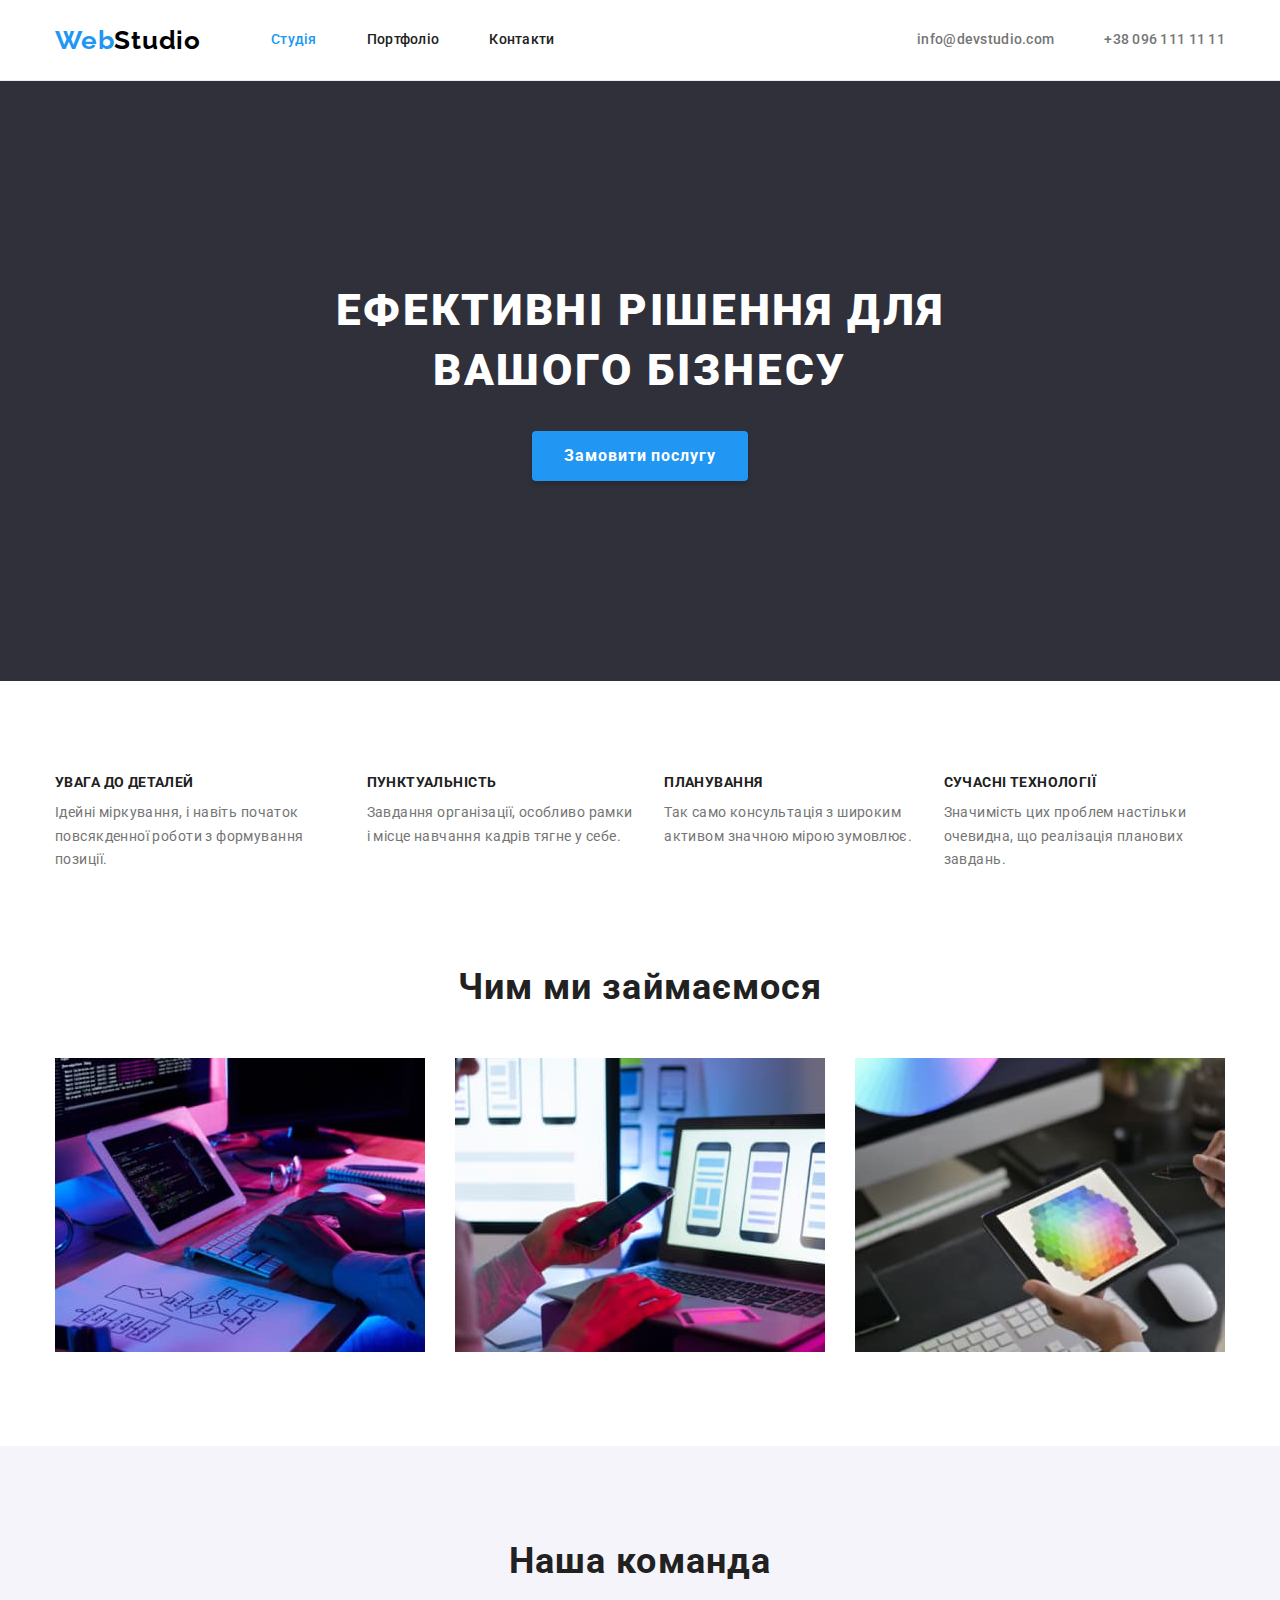
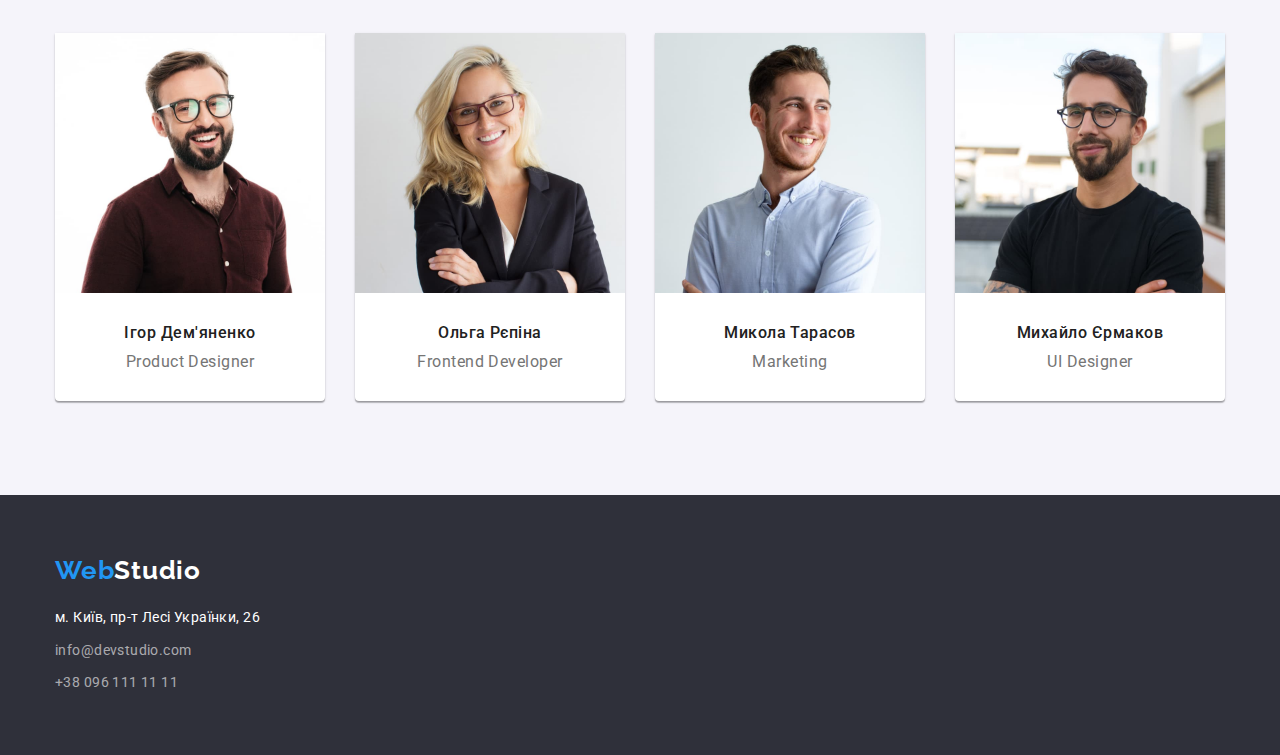
<file: index.html>
<!DOCTYPE html>
<html lang="uk">
<head>
    <meta charset="UTF-8">
    <meta http-equiv="X-UA-Compatible" content="IE=edge">
    <meta name="viewport" content="width=device-width, initial-scale=1.0">
    <title>WebStudio</title>
    <link rel="preconnect" href="https://fonts.googleapis.com">
    <link rel="preconnect" href="https://fonts.gstatic.com" crossorigin>
    <link href="https://fonts.googleapis.com/css2?family=Raleway:wght@700&family=Roboto:wght@400;500;700;900&display=swap" rel="stylesheet">
    <link rel="stylesheet" href="https://cdn.jsdelivr.net/npm/modern-normalize@1.1.0/modern-normalize.min.css">
    <link rel="stylesheet" href="./css/styles.css">
</head>
<body>
    <header class="page-header">
        <div class="container header-div">
            <nav class="header-navigation">
                <a href="./index.html" class="link header-logo"><span class="logo-web">Web</span><span class="header-logo-studio">Studio</span></a>
                <ul class="list menu">
                    <li><a href="./index.html" class="nav-studio nav-studio-blue link header-links">Студія</a></li>
                    <li><a href="./portfolio.html" class="nav-portfolio link header-links">Портфоліо</a></li>
                    <li><a href="#" class="nav-contacts link header-links">Контакти</a></li>
                </ul>
            </nav>
    
            <ul class="list header-contacts">
                <li><a href="mailto:info@devstudio.com" class="header-mail link header-links">info@devstudio.com</a></li>
                <li><a href="tel:+380961111111" class="header-tel link header-links">+38 096 111 11 11</a></li>
            </ul>
        </div>
    </header>

    <main>
        <section class="top-section">
            <div class=" top-div container">
                <h1 class="top-title">Ефективні рішення для вашого бізнесу</h1>
                <button type="button" class="top-button button">Замовити послугу</button>
            </div>
        </section>

        <section class="section-our-benefits">
            <div class="container">
                <h2 style="display:none;">Наші переваги</h2>

                <ul class="list our-benefits-list">
                    <li>
                        <h3 class="benefits-titles">УВАГА ДО ДЕТАЛЕЙ</h3>
                        <p class="benefits-paragraph">Ідейні міркування, і навіть початок повсякденної роботи з формування позиції.</p>
                    </li>
                    <li>
                        <h3 class="benefits-titles">ПУНКТУАЛЬНІСТЬ</h3>
                        <p class="benefits-paragraph">Завдання організації, особливо рамки і місце навчання кадрів тягне у себе.</p>
                    </li>
                    <li>
                        <h3 class="benefits-titles">ПЛАНУВАННЯ</h3>
                        <p class="benefits-paragraph">Так само консультація з широким активом значною мірою зумовлює.</p>
                    </li>
                    <li>
                        <h3 class="benefits-titles">СУЧАСНІ ТЕХНОЛОГІЇ</h3>
                        <p class="benefits-paragraph">Значимість цих проблем настільки очевидна, що реалізація планових завдань.</p>
                    </li>
                </ul>
            </div>
        </section>

        <section class="section-we-do">
            <div class="container">
            <h2 class="we-do-title">Чим ми займаємося</h2>

            <ul class="list we-do-img">
                <li><img src="./images/whatdowedo-1.jpg" alt="Coding" width="370" class="img"></li>
                <li><img src="./images/whatdowedo-2.jpg" alt="Mobile Design" width="370" class="img"></li>
                <li><img src="./images/whatdowedo-3.jpg" alt="Color Design" width="370" class="img"></li>
            </ul>
            </div>
        </section>

        <section class="section-our-team">
            <div class="container">
                <h2 class="our-team-title">Наша команда</h2>

                    <ul class="list our-team-list">
                    <li class="our-team-block">
                        <img src="./images/ourteam-1.jpg" alt="Ігор Дем'яненко" width="270" class="img">
                        <h3 class="our-team-names">Ігор Дем'яненко</h3>
                        <p class="our-team-paragraph">Product Designer</p>
                    </li>
                    <li class="our-team-block">
                        <img src="./images/ourteam-2.jpg" alt="Ольга Рєпіна" width="270" class="img">
                        <h3 class="our-team-names">Ольга Рєпіна</h3>
                        <p class="our-team-paragraph">Frontend Developer</p>
                    </li>
                    <li class="our-team-block">
                        <img src="./images/ourteam-3.jpg" alt="Микола Тарасов" width="270" class="img">
                        <h3 class="our-team-names">Микола Тарасов</h3>
                        <p class="our-team-paragraph">Marketing</p>
                    </li>
                    <li class="our-team-block">
                        <img src="./images/ourteam-4.jpg" alt="Михайло Єрмаков" width="270" class="img">
                        <h3 class="our-team-names">Михайло Єрмаков</h3>
                        <p class="our-team-paragraph">UI Designer</p>
                    </li>
                </ul>
            </div>
        </section>
    </main>

    <footer class="webstudio-footer">
        <div class="container footer-div">
            <a href="./index.html" class="link footer-logo"><span class="logo-web">Web</span><span class="footer-logo-studio">Studio</span></a>

            <address>
                <ul class="list footer-contacts">
                    <li><a href="https://goo.gl/maps/LkWWDxqze2N2HtQS6" class="footer-address link">м. Київ, пр-т Лесі Українки, 26</a></li>
                    <li><a href="mailto:info@devstudio.com" class="footer-mail link">info@devstudio.com</a></li>
                    <li><a href="tel:+380961111111" class="footer-tel link">+38 096 111 11 11</a></li>
                </ul>
            </address>
        </div>
    </footer>
</body>
</html>
</file>
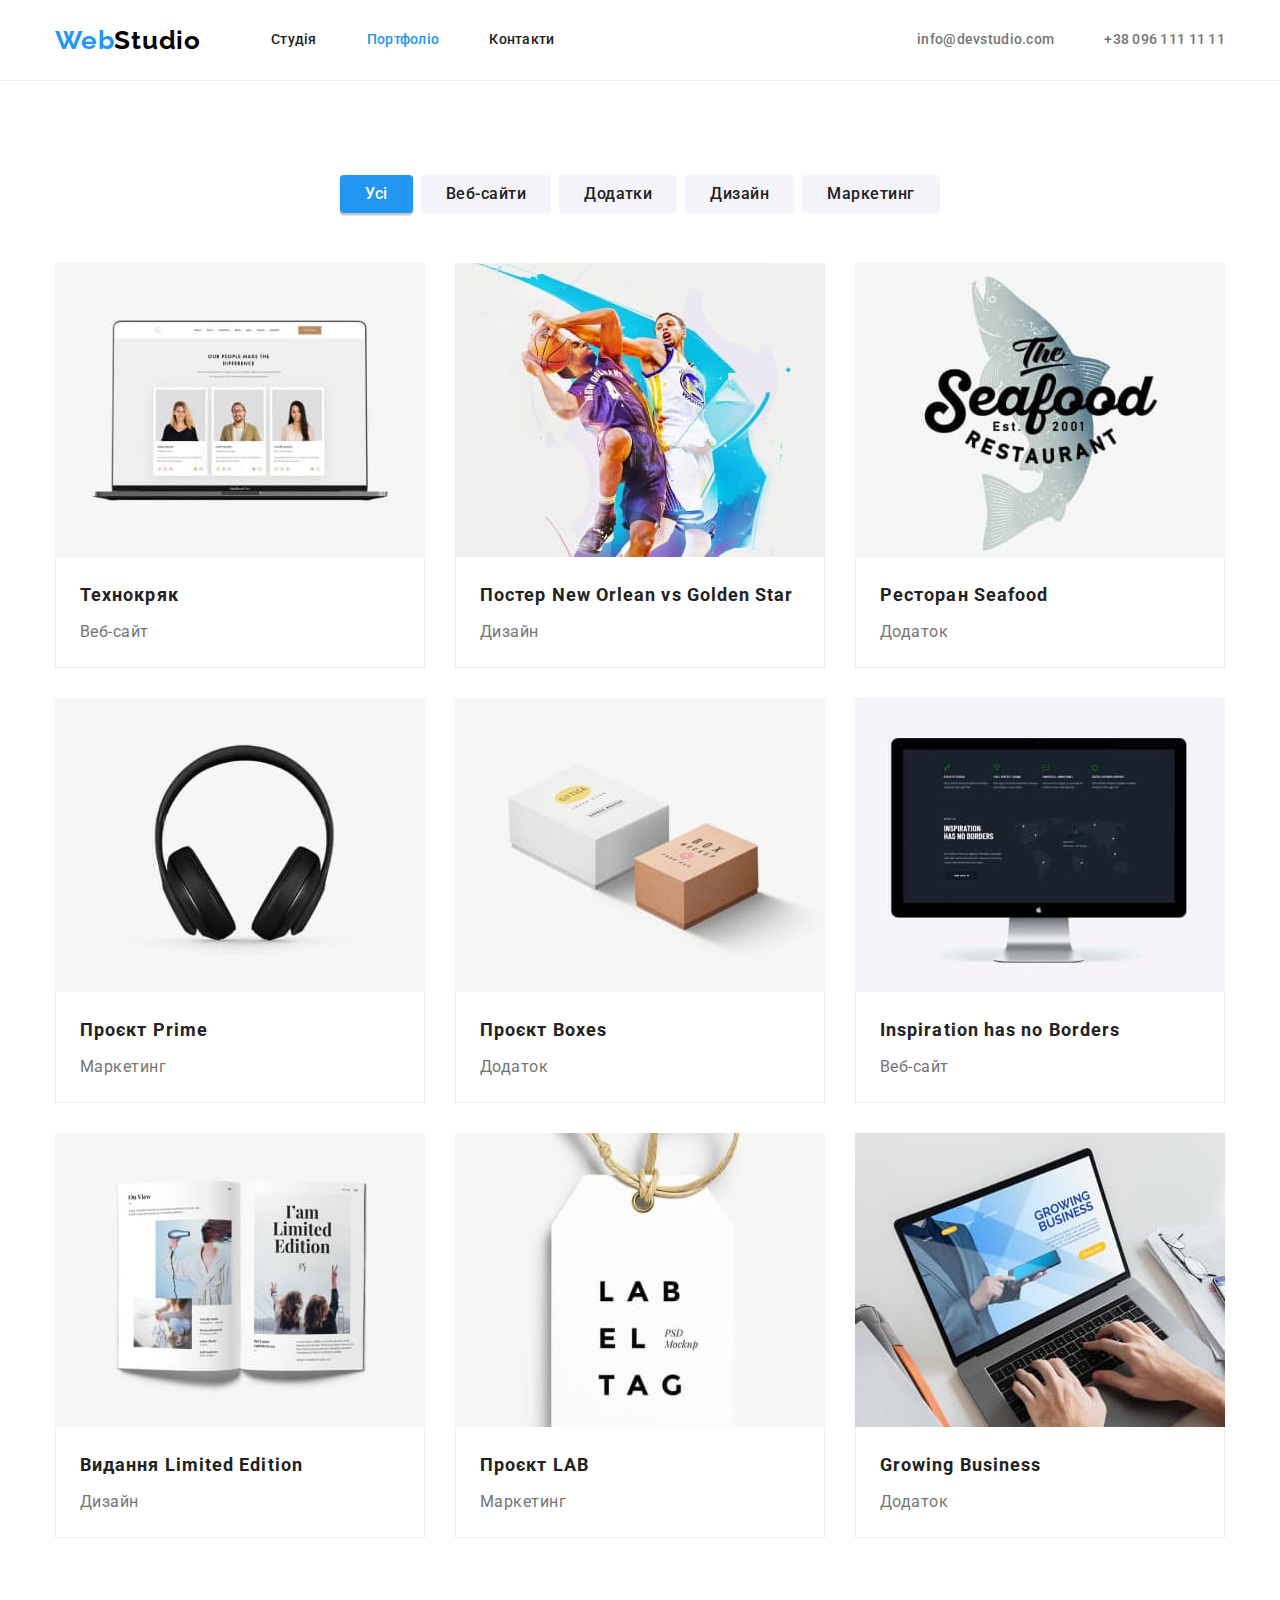
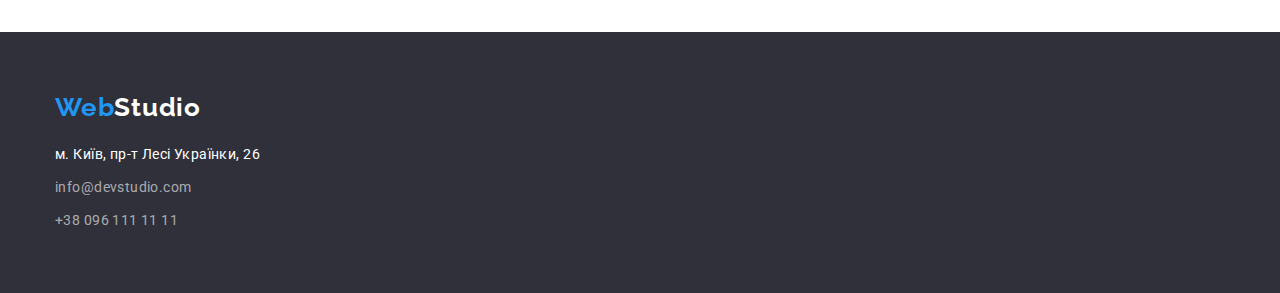
<file: portfolio.html>
<!DOCTYPE html>
<html lang="uk">
<head>
    <meta charset="UTF-8">
    <meta http-equiv="X-UA-Compatible" content="IE=edge">
    <meta name="viewport" content="width=device-width, initial-scale=1.0">
    <title>WebStudio | Портфоліо</title>
    <link rel="preconnect" href="https://fonts.googleapis.com">
    <link rel="preconnect" href="https://fonts.gstatic.com" crossorigin>
    <link href="https://fonts.googleapis.com/css2?family=Raleway:wght@700&family=Roboto:wght@400;500;700;900&display=swap" rel="stylesheet">
    <link rel="stylesheet" href="https://cdn.jsdelivr.net/npm/modern-normalize@1.1.0/modern-normalize.min.css">
    <link rel="stylesheet" href="./css/styles.css">
</head>
<body>
    <header class="page-header">
        <div class="container header-div">
            <nav class="header-navigation">
                <a href="./index.html" class="link header-logo"><span class="logo-web">Web</span><span class="header-logo-studio">Studio</span></a>
                <ul class="list menu">
                    <li><a href="./index.html" class="nav-studio link header-links">Студія</a></li>
                    <li><a href="./portfolio.html" class="nav-portfolio nav-portfolio-blue link header-links">Портфоліо</a></li>
                    <li><a href="#" class="nav-contacts link header-links">Контакти</a></li>
                </ul>
            </nav>

            <ul class="list header-contacts">
                <li><a href="mailto:info@devstudio.com" class="header-mail link header-links">info@devstudio.com</a></li>
                <li><a href="tel:+380961111111" class="header-tel link header-links">+38 096 111 11 11</a></li>
            </ul>
        
        </div>
    </header>

    <main>
        <section class="section-portfolio">
            <div class="container">
            <h1 style="display:none;">Portfolio</h1>
            <ul class="list portfolio-menu">
                <li><button type="button" class="portfolio-button button portfolio-button-pushed">Усі</button></li>
                <li><button type="button" class="portfolio-button button">Веб-сайти</button></li>
                <li><button type="button" class="portfolio-button button">Додатки</button></li>
                <li><button type="button" class="portfolio-button button">Дизайн</button></li>
                <li><button type="button" class="portfolio-button button">Маркетинг</button></li>
            </ul>
            <ul class="list portfolio">
                <li>
                    <a href="" class="link">
                        <img 
                        src="./images/portfolio/portfolio-1.jpg" 
                        alt="WebSite"
                        width="370"
                        class="img"
                        >
                        <div class="portfolio-text">
                            <h2 class="portfolio-title">Технокряк</h2>
                            <p class="portfolio-paragraph">Веб-сайт</p>
                        </div>
                    </a>
                </li>
                <li>
                    <a href="" class="link">
                        <img 
                        src="./images/portfolio/portfolio-2.jpg" 
                        alt="Poster"
                        width="370"
                        class="img"
                        >
                        <div class="portfolio-text">
                            <h2 class="portfolio-title">Постер <span lang="en">New Orlean vs Golden Star</span></h2>
                            <p class="portfolio-paragraph">Дизайн</p>
                        </div>
                    </a>
                </li>
                <li>
                    <a href="" class="link">
                        <img 
                        src="./images/portfolio/portfolio-3.jpg" 
                        alt="Seafood logo"
                        width="370"
                        class="img"
                        >
                        <div class="portfolio-text">
                            <h2 class="portfolio-title">Ресторан <span lang="en">Seafood</span></h2>
                            <p class="portfolio-paragraph">Додаток</p>
                        </div>
                    </a>
                </li>
                <li>
                    <a href="" class="link">
                        <img 
                        src="./images/portfolio/portfolio-4.jpg" 
                        alt="Headphones"
                        width="370"
                        class="img"
                        >
                        <div class="portfolio-text">
                            <h2 class="portfolio-title">Проєкт <span lang="en">Prime</span></h2>
                            <p class="portfolio-paragraph">Маркетинг</p>
                        </div>
                    </a>
                </li>
                <li>
                    <a href="" class="link">
                        <img 
                        src="./images/portfolio/portfolio-5.jpg" 
                        alt="Boxes"
                        width="370"
                        class="img"
                        >
                        <div class="portfolio-text">
                            <h2 class="portfolio-title">Проєкт <span lang="en">Boxes</span></h2>
                            <p class="portfolio-paragraph">Додаток</p>
                        </div>
                    </a>
                </li>
                <li>
                    <a href="" class="link">
                        <img 
                        src="./images/portfolio/portfolio-6.jpg" 
                        alt="WebSite"
                        width="370"
                        class="img"
                        >
                        <div class="portfolio-text">
                            <h2 lang="en"  class="portfolio-title">Inspiration has no Borders</h2>
                            <p class="portfolio-paragraph">Веб-сайт</p>
                        </div>
                    </a>
                </li>
                <li>
                    <a href="" class="link">
                        <img 
                        src="./images/portfolio/portfolio-7.jpg" 
                        alt="Magazine"
                        width="370"
                        class="img"
                        >
                        <div class="portfolio-text">
                            <h2 class="portfolio-title">Видання <span lang="en">Limited Edition</span></h2>
                            <p class="portfolio-paragraph">Дизайн</p>
                        </div>
                    </a>
                </li>
                <li>
                    <a href="" class="link">
                        <img 
                        src="./images/portfolio/portfolio-8.jpg" 
                        alt="Tag"
                        width="370"
                        class="img"
                        >
                        <div class="portfolio-text">
                            <h2 class="portfolio-title">Проєкт <span lang="en">LAB</span></h2>
                            <p class="portfolio-paragraph">Маркетинг</p>
                        </div>
                    </a>
                </li>
                <li>
                    <a href="" class="link">
                        <img 
                        src="./images/portfolio/portfolio-9.jpg" 
                        alt="Growing Business app"
                        width="370"
                        class="img"
                        >
                        <div class="portfolio-text">
                            <h2 lang="en"  class="portfolio-title">Growing Business</h2>
                            <p class="portfolio-paragraph">Додаток</p>
                        </div>
                    </a>
                </li>
            </ul>
            </div>
        </section>
    </main>

    <footer class="webstudio-footer">
        <div class="container footer-div">
            <a href="./index.html" class="link footer-logo"><span class="logo-web">Web</span><span class="footer-logo-studio">Studio</span></a>

            <address>
                <ul class="list footer-contacts">
                    <li><a href="https://goo.gl/maps/LkWWDxqze2N2HtQS6" class="footer-address link">м. Київ, пр-т Лесі Українки, 26</a></li>
                    <li><a href="mailto:info@devstudio.com" class="footer-mail link">info@devstudio.com</a></li>
                    <li><a href="tel:+380961111111" class="footer-tel link">+38 096 111 11 11</a></li>
                </ul>
            </address>
        </div>
    </footer>
</body>
</html>
</file>
<file: css/styles.css>
body {
    background-color: #fff;
    font-family: 'Roboto';
}

h1, h2, h3, h4, h5, h6, p {
    margin-top: 0;
    margin-bottom: 0;
}

ul {
    margin-top: 0;
    margin-bottom: 0;
    padding-left: 0;
}

.container {
    width: 1200px;
    margin-left: auto;
    margin-right: auto;
    padding-left: 15px;
    padding-right: 15px;
}

.img {
    display: block;
    max-width: 100%;
    height: auto;
}

.link {
    text-decoration: none;
}

.list {
    list-style: none;
}

.button {
    font-family: inherit;
    cursor: pointer;
    border: none;
}

/*========================================|HEADER|========================================*/

.page-header {
    background-color: #FFFFFF;
    border-bottom: 1px solid #ECECEC;
}

.menu, .header-contacts {
    gap: 50px;
}

.header-div {
    justify-content: space-between;
}

.header-navigation, .menu, .header-contacts, .header-div {
    display: flex;
    align-items: center;
    justify-content: space-between;
    justify-items: center;
}

.header-logo {
    margin-right: 70px;
}

.logo-web {
    color: #2196F3;
    text-decoration: none;
    font-family: 'Raleway', sans-serif;
    font-weight: 700;
    font-size: 26px;
    line-height: 1.19;
    letter-spacing: 0.03em;
}

.nav-studio:hover, .nav-portfolio:hover, .nav-contacts:hover, .header-mail:hover, .header-tel:hover, .footer-mail:hover, .footer-tel:hover, .footer-address:hover {
    color: #2196F3;
}

.header-logo-studio {
    color: #000;
    text-decoration: none;
    font-family: 'Raleway', sans-serif;
    font-weight: 700;
    font-size: 26px;
    line-height: 1.19;
    letter-spacing: 0.03em;
}

.header-links {
    font-weight: 500;
    font-size: 14px;
    line-height: 1.14;
    letter-spacing: 0.02em;
    padding: 32px 0;
    display: block;
}

.nav-studio, .nav-portfolio, .nav-contacts {
    color: #212121;
}

.nav-studio-blue, .nav-portfolio-blue {
    color: #2196f3;
}

.header-tel, .header-mail {
    color: #757575;
}

/*========================================|TOP|========================================*/

.top-section {
    background-color: #2F303A;
    padding-top: 200px;
    padding-bottom: 200px;
}

.top-div {
    display: flex;
    flex-direction: column;
    align-items: center;
}

.top-title {
    color: #fff;
    font-weight: 900;
    font-size: 44px;
    line-height: 1.36;
    text-align: center;
    letter-spacing: 0.06em;
    text-transform: uppercase;
    width: 696px;
    margin-bottom: 30px;
}

.top-button {
    background-color: #2196F3;
    box-shadow: 0px 4px 4px rgba(0, 0, 0, 0.15);
    border-radius: 4px;
    font-weight: 700;
    font-size: 16px;
    line-height: 1.875;
    display: flex;
    align-items: center;
    text-align: center;
    letter-spacing: 0.06em;
    color: #FFFFFF;
    justify-content: center;
    padding: 10px 32px;
}

.top-button:hover {
    background-color: #188CE8; 
}

/*========================================|BENEFITS|========================================*/

.section-our-benefits {
    padding-top: 94px;
}

.our-benefits-list {
    display: flex;
    justify-content: center;
    gap: 30px;
}

.benefits-titles {
    font-weight: 700;
    font-size: 14px;
    line-height: 1.14;
    letter-spacing: 0.03em;
    text-transform: uppercase;
    color: #212121;
    margin-bottom: 10px;
}

.benefits-paragraph {
    font-weight: 400;
    font-size: 14px;
    line-height: 1.71;
    letter-spacing: 0.03em;
    color: #757575;
}

/*========================================|WHAT WE DO|========================================*/

.section-we-do {
    padding-top: 94px;
    padding-bottom: 94px;
}

.we-do-title {
    font-weight: 700;
    font-size: 36px;
    line-height: 1.17;
    text-align: center;
    letter-spacing: 0.03em;
    color: #212121;
    margin-bottom: 50px;
}

.we-do-img {
    display: flex;
    justify-content: center;
    flex-wrap: wrap;
    gap: 30px;
}

/*========================================|OUR TEAM|========================================*/

.section-our-team {
    /* height: 648px;
    top: 1446px; */
    background: #F5F4FA;
    padding-top: 94px;
    padding-bottom: 94px;
}

.our-team-title {
    font-weight: 700;
    font-size: 36px;
    line-height: 1.17;
    text-align: center;
    letter-spacing: 0.03em;
    color: #212121;
    margin-bottom: 50px;
}

.our-team-list {
    display: flex;
    justify-content: center;
    flex-wrap: wrap;
    gap: 30px;
}

.our-team-block {
    box-shadow: 0px 1px 3px rgba(0, 0, 0, 0.12), 0px 1px 1px rgba(0, 0, 0, 0.14), 0px 2px 1px rgba(0, 0, 0, 0.2);
    border-radius: 0px 0px 4px 4px;
    background-color: #FFFFFF;
}

.our-team-names {
    font-weight: 500;
    font-size: 16px;
    line-height: 1.19;
    letter-spacing: 0.03em;
    color: #212121;
    padding-top: 30px;
    margin-bottom: 10px;
    text-align: center;
}

.our-team-paragraph {
    font-weight: 400;
    font-size: 16px;
    line-height: 19px;
    letter-spacing: 0.03em;
    color: #757575;
    padding-bottom: 30px;
    text-align: center;
}

/*========================================|PORTFOLIO|========================================*/

.section-portfolio {
    background-color: #fff;
    padding-top: 94px;
    padding-bottom: 94px;
}

.portfolio {
    display: flex;
    flex-wrap: wrap;
    gap: 30px;
    justify-content: center;
}

.portfolio-text {
    border-bottom: 1px solid #EEEEEE;
    border-left: 1px solid #EEEEEE;
    border-right: 1px solid #EEEEEE;
    padding: 20px 24px;
}

.portfolio-menu {
    display: flex;
    justify-content: center;
    gap: 8px;
    margin-bottom: 50px;
}

.portfolio-button {
    background-color: #F5F4FA;
    border-radius: 4px;
    font-weight: 500;
    font-size: 16px;
    line-height: 26px;
    text-align: center;
    letter-spacing: 0.03em;
    color: #212121;
    padding: 6px 25px;
}

.portfolio-button:hover {
    background-color: #2196F3;
    box-shadow: 0px 3px 1px rgba(0, 0, 0, 0.1), 0px 1px 2px rgba(0, 0, 0, 0.08), 0px 2px 2px rgba(0, 0, 0, 0.12);
    border-radius: 4px;
    color: #FFFFFF;
}

.portfolio-button-pushed {
    background-color: #2196F3;
    box-shadow: 0px 3px 1px rgba(0, 0, 0, 0.1), 0px 1px 2px rgba(0, 0, 0, 0.08), 0px 2px 2px rgba(0, 0, 0, 0.12);
    border-radius: 4px;
    font-weight: 500;
    font-size: 16px;
    line-height: 26px;
    text-align: center;
    letter-spacing: 0.03em;
    color: #FFFFFF;
}

.portfolio-title {
    color: #212121;
    font-weight: 700;
    font-size: 18px;
    line-height: 2;
    letter-spacing: 0.06em;
    margin-bottom: 4px;
}

.portfolio-paragraph {
    color: #757575;
    font-weight: 400;
    font-size: 16px;
    line-height: 1.875;
    letter-spacing: 0.03em;
}

/*========================================|FOOTER|========================================*/

.webstudio-footer {
    background-color: #2F303A;
    padding-top: 60px;
    padding-bottom: 60px;
}

.footer-div {
    display: flex;
    flex-direction: column;
    gap: 20px;
}

.footer-contacts {
    display: flex;
    flex-direction: column;
    gap: 9px;
}

.footer-logo-studio {
    color: #fff;
    text-decoration: none;
    font-family: 'Raleway', sans-serif;
    font-weight: 700;
    font-size: 26px;
    line-height: 1.19;
    letter-spacing: 0.03em;
}

.footer-address {
    color: #fff;
    font-family: 'Roboto', sans-serif;
    font-style: normal;
    font-weight: 400;
    font-size: 14px;
    line-height: 1.71;
    letter-spacing: 0.03em;
}

.footer-tel, .footer-mail {
    color: rgba(255, 255, 255, 0.6);
    font-family: 'Roboto';
    font-style: normal;
    font-weight: 400;
    font-size: 14px;
    line-height: 1.71;
    letter-spacing: 0.03em;
}
</file>
